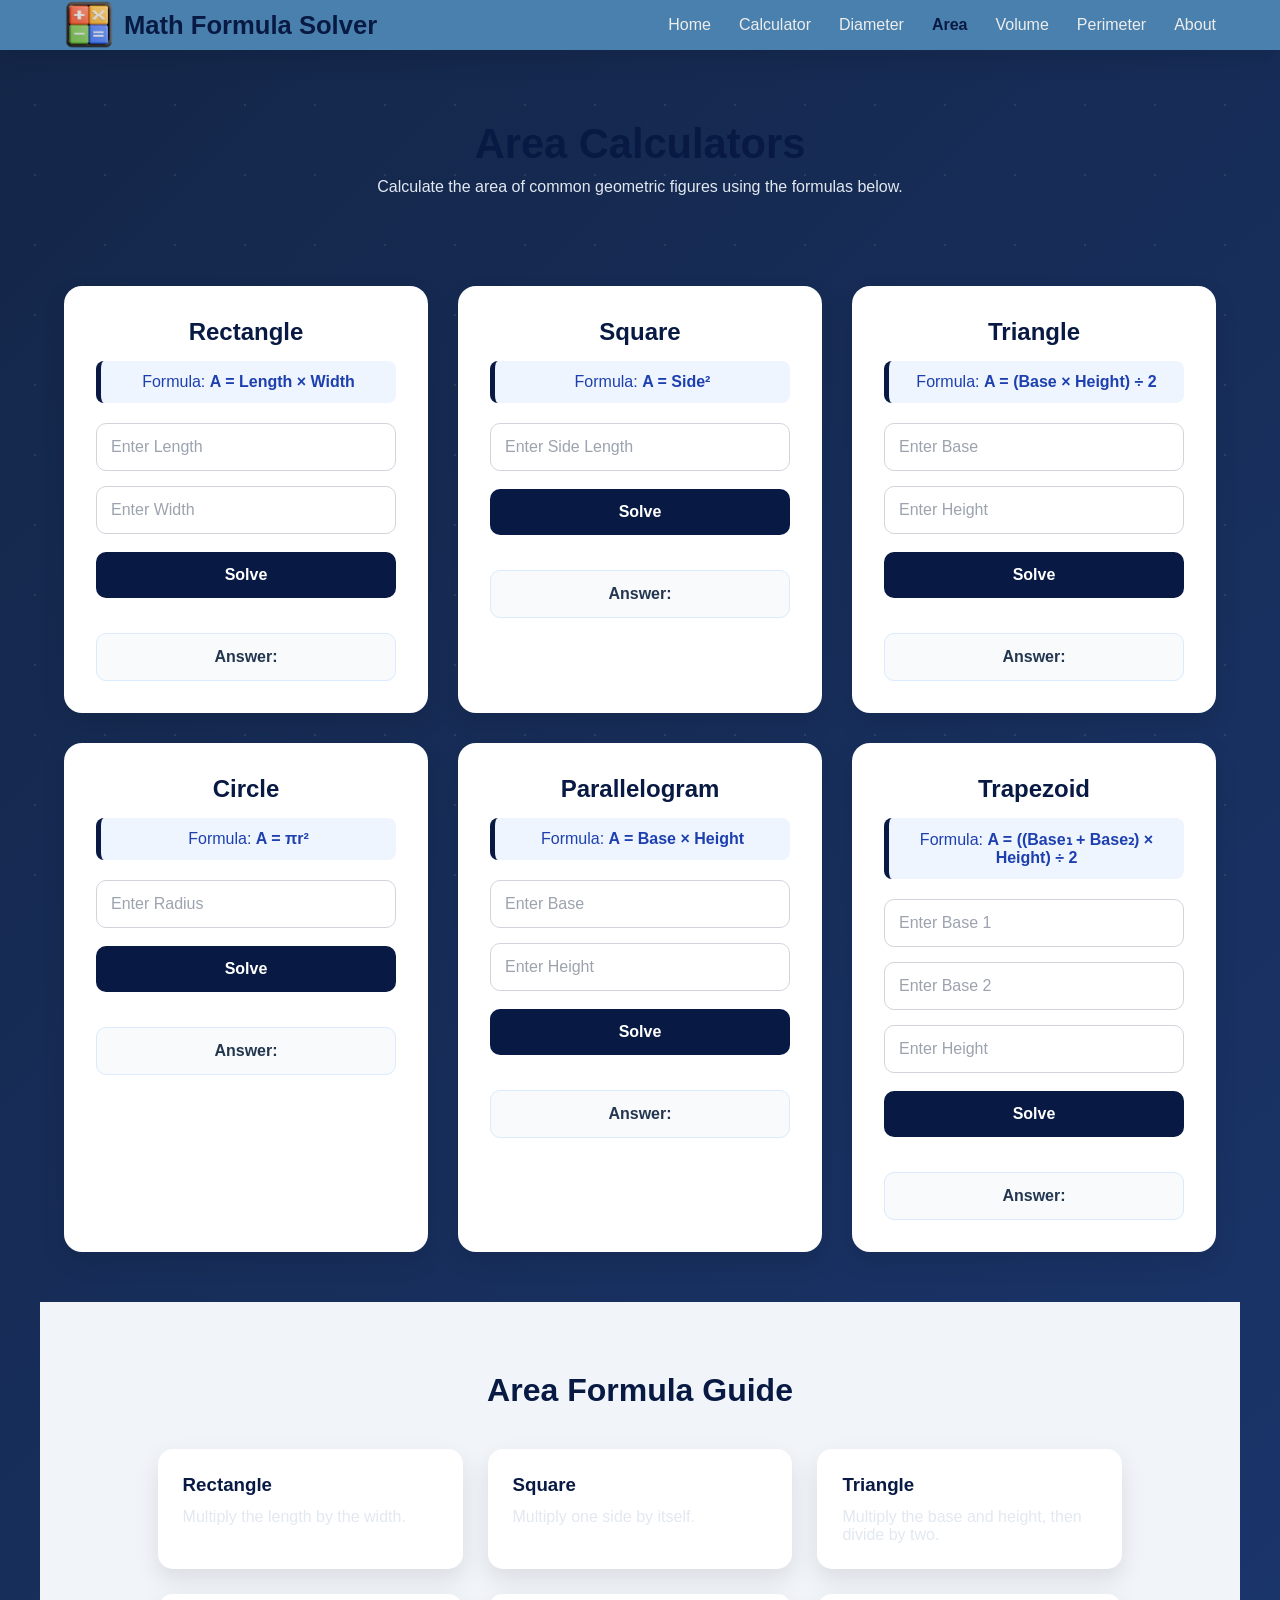
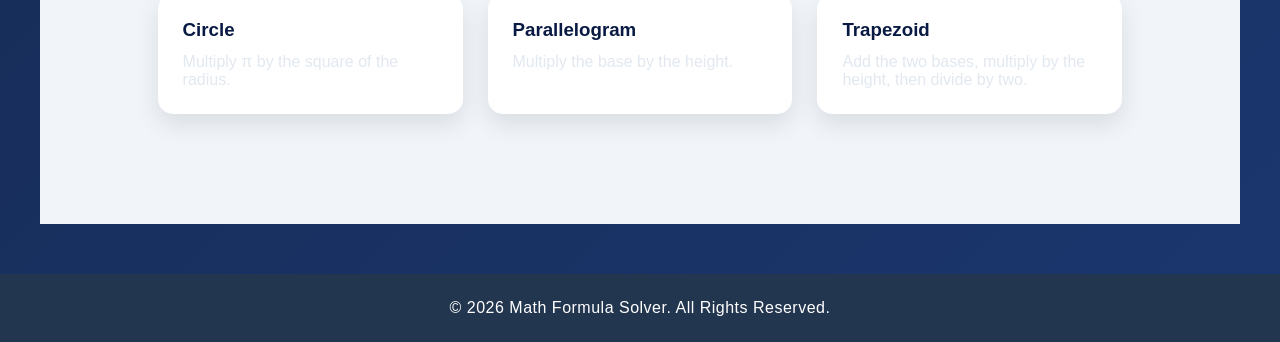
<file: area.html>
<!DOCTYPE html>
<html lang="en">
<head>
    <meta charset="UTF-8">
    <meta name="viewport" content="width=device-width, initial-scale=1.0">
    <title>Math Formula Solver | Area</title>

    <link rel="stylesheet" href="style.css">
</head>
<body>
    <div class="background-animation">

    <span>π</span>
    <span>√</span>
    <span>+</span>
    <span>−</span>
    <span>×</span>
    <span>÷</span>
    <span>=</span>
    <span>∞</span>

</div>
<!-- ================= HEADER ================= -->

<header>

    <nav class="navbar">

        <div class="logo">

    <img src="img/logo.png" alt="Logo">

    <span>Math Formula Solver</span>

</div>

        <ul class="nav-links">
            <li><a href="index.html">Home</a></li>
            <li><a href="calculator.html">Calculator</a></li>
            <li><a href="diameter.html">Diameter</a></li>
            <li><a href="area.html" class="active">Area</a></li>
            <li><a href="volume.html">Volume</a></li>
            <li><a href="perimeter.html">Perimeter</a></li>
            <li><a href="about.html">About</a></li>
        </ul>

        <div class="menu-toggle" id="menu-toggle">
            ☰
        </div>

    </nav>

</header>

<!-- ================= TITLE ================= -->

<section class="page-title">

    <h1>Area Calculators</h1>

    <p>
        Calculate the area of common geometric figures using the formulas below.
    </p>

</section>

<!-- ================= CALCULATORS ================= -->

<section class="calculator-grid">

    <!-- Rectangle -->

    <div class="calc-card">

        <h2>Rectangle</h2>

        <p class="formula">
            Formula: <strong>A = Length × Width</strong>
        </p>

        <input type="number" id="rectLength" placeholder="Enter Length">

        <input type="number" id="rectWidth" placeholder="Enter Width">

        <button onclick="areaRectangle()">
            Solve
        </button>

        <p id="rectangleAreaResult">
            Answer:
        </p>

    </div>

    <!-- Square -->

    <div class="calc-card">

        <h2>Square</h2>

        <p class="formula">
            Formula: <strong>A = Side²</strong>
        </p>

        <input type="number" id="squareSide" placeholder="Enter Side Length">

        <button onclick="areaSquare()">
            Solve
        </button>

        <p id="squareAreaResult">
            Answer:
        </p>

    </div>

    <!-- Triangle -->

    <div class="calc-card">

        <h2>Triangle</h2>

        <p class="formula">
            Formula: <strong>A = (Base × Height) ÷ 2</strong>
        </p>

        <input type="number" id="triangleBase" placeholder="Enter Base">

        <input type="number" id="triangleHeight" placeholder="Enter Height">

        <button onclick="areaTriangle()">
            Solve
        </button>

        <p id="triangleAreaResult">
            Answer:
        </p>

    </div>

    <!-- Circle -->

    <div class="calc-card">

        <h2>Circle</h2>

        <p class="formula">
            Formula: <strong>A = πr²</strong>
        </p>

        <input type="number" id="circleAreaRadius" placeholder="Enter Radius">

        <button onclick="areaCircle()">
            Solve
        </button>

        <p id="circleAreaOutput">
            Answer:
        </p>

    </div>

    <!-- Parallelogram -->

    <div class="calc-card">

        <h2>Parallelogram</h2>

        <p class="formula">
            Formula: <strong>A = Base × Height</strong>
        </p>

        <input type="number" id="paraBase" placeholder="Enter Base">

        <input type="number" id="paraHeight" placeholder="Enter Height">

        <button onclick="areaParallelogram()">
            Solve
        </button>

        <p id="parallelogramAreaResult">
            Answer:
        </p>

    </div>

    <!-- Trapezoid -->

    <div class="calc-card">

        <h2>Trapezoid</h2>

        <p class="formula">
            Formula:
            <strong>A = ((Base₁ + Base₂) × Height) ÷ 2</strong>
        </p>

        <input type="number" id="trapBase1" placeholder="Enter Base 1">

        <input type="number" id="trapBase2" placeholder="Enter Base 2">

        <input type="number" id="trapHeight" placeholder="Enter Height">

        <button onclick="areaTrapezoid()">
            Solve
        </button>

        <p id="trapezoidAreaResult">
            Answer:
        </p>

    </div>

</section>

<!-- ================= INFORMATION ================= -->

<section class="section light">

    <h2>Area Formula Guide</h2>

    <div class="info-grid">

        <div>
            <h3>Rectangle</h3>
            <p>Multiply the length by the width.</p>
        </div>

        <div>
            <h3>Square</h3>
            <p>Multiply one side by itself.</p>
        </div>

        <div>
            <h3>Triangle</h3>
            <p>Multiply the base and height, then divide by two.</p>
        </div>

        <div>
            <h3>Circle</h3>
            <p>Multiply π by the square of the radius.</p>
        </div>

        <div>
            <h3>Parallelogram</h3>
            <p>Multiply the base by the height.</p>
        </div>

        <div>
            <h3>Trapezoid</h3>
            <p>Add the two bases, multiply by the height, then divide by two.</p>
        </div>

    </div>

</section>

<!-- ================= FOOTER ================= -->

<footer>

    <p>
        &copy; 2026 Math Formula Solver. All Rights Reserved.
    </p>

</footer>

<script src="script.js"></script>

</body>
</html>
</file>
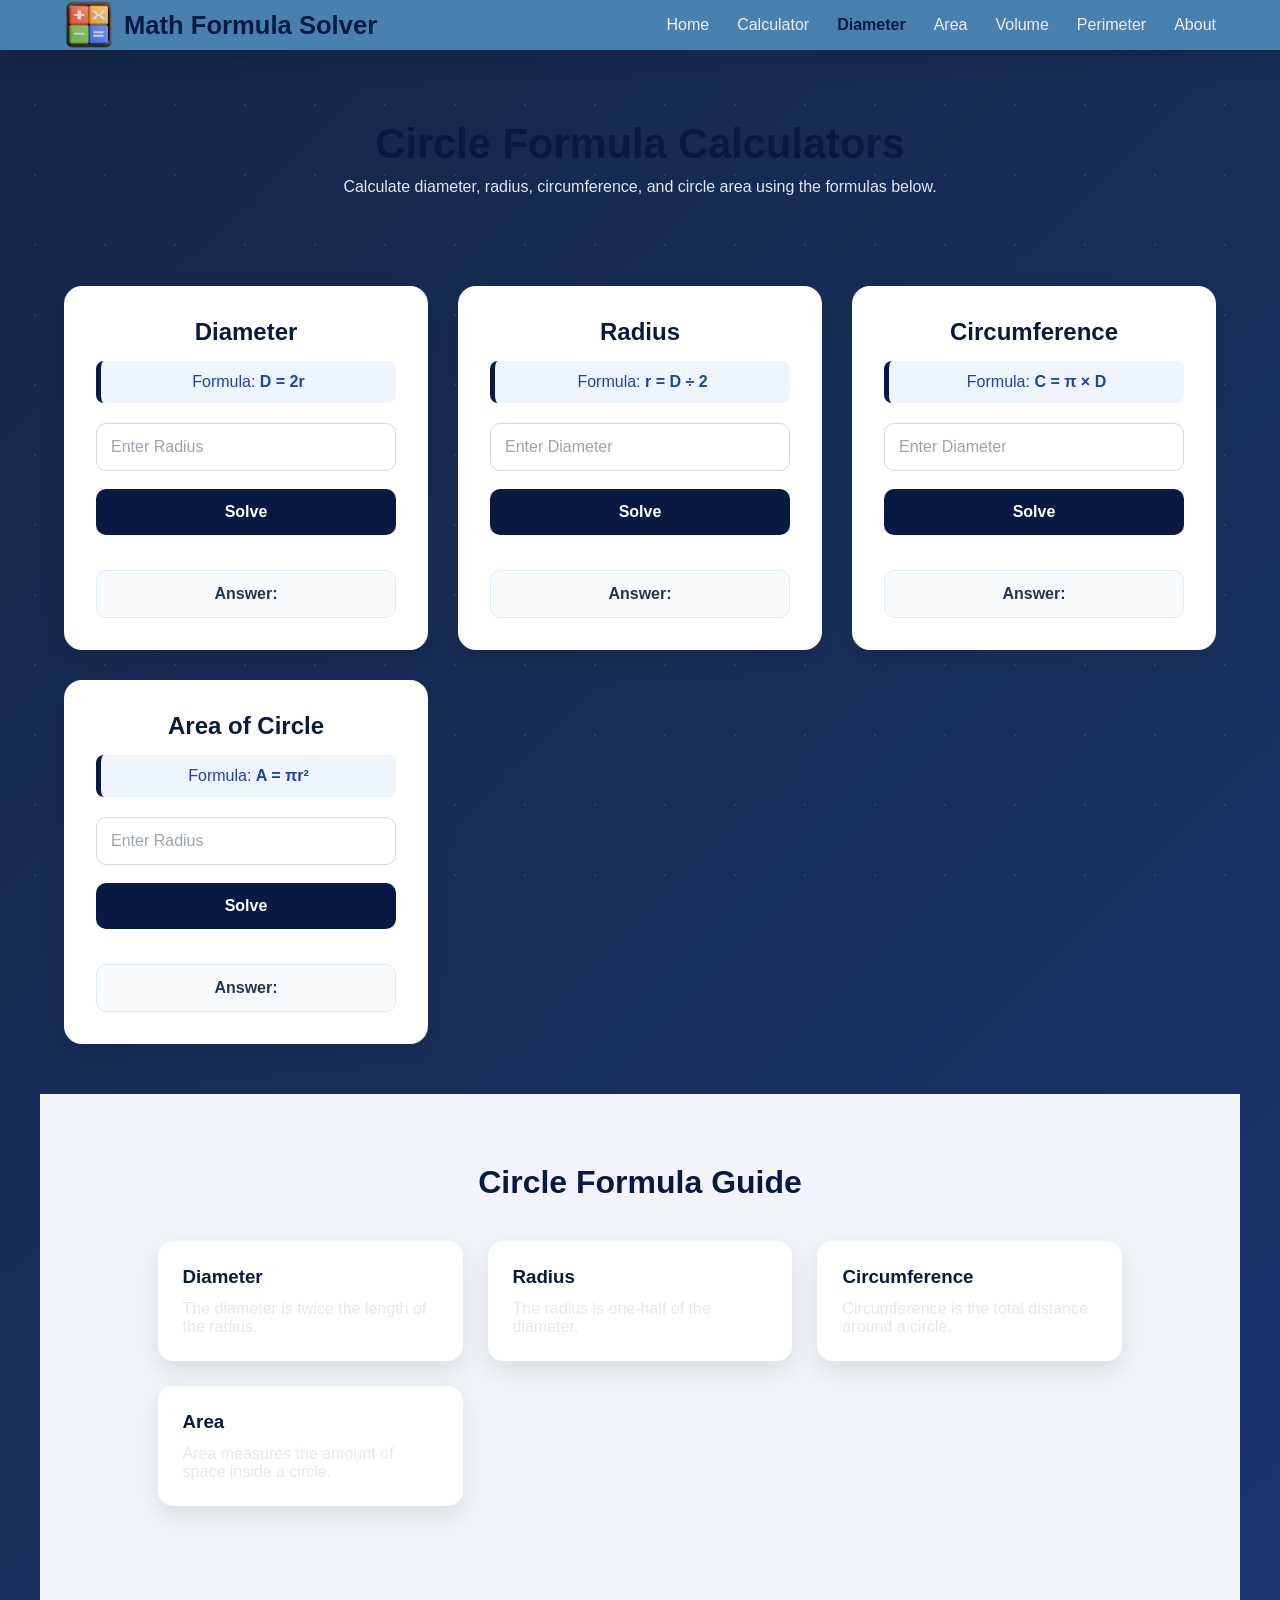
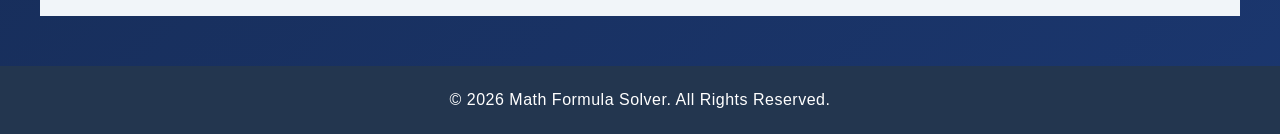
<file: diameter.html>
<!DOCTYPE html>
<html lang="en">
<head>
    <meta charset="UTF-8">
    <meta name="viewport" content="width=device-width, initial-scale=1.0">
    <title>Math Formula Solver | Diameter</title>

    <link rel="stylesheet" href="style.css">
</head>
<body>
    <div class="background-animation">

    <span>π</span>
    <span>√</span>
    <span>+</span>
    <span>−</span>
    <span>×</span>
    <span>÷</span>
    <span>=</span>
    <span>∞</span>

</div>
<!-- ================= HEADER ================= -->

<header>

    <nav class="navbar">

       <div class="logo">

    <img src="img/logo.png" alt="Logo">

    <span>Math Formula Solver</span>

</div>

        <ul class="nav-links">
            <li><a href="index.html">Home</a></li>
            <li><a href="calculator.html">Calculator</a></li>
            <li><a href="diameter.html" class="active">Diameter</a></li>
            <li><a href="area.html">Area</a></li>
            <li><a href="volume.html">Volume</a></li>
            <li><a href="perimeter.html">Perimeter</a></li>
            <li><a href="about.html">About</a></li>
        </ul>

        <div class="menu-toggle" id="menu-toggle">
            ☰
        </div>

    </nav>

</header>

<!-- ================= PAGE TITLE ================= -->

<section class="page-title">

    <h1>Circle Formula Calculators</h1>

    <p>
        Calculate diameter, radius, circumference, and circle area using the formulas below.
    </p>

</section>

<!-- ================= CALCULATORS ================= -->

<section class="calculator-grid">

    <!-- Diameter -->

    <div class="calc-card">

        <h2>Diameter</h2>

        <p class="formula">
            Formula: <strong>D = 2r</strong>
        </p>

        <input type="number" id="radiusDiameter" placeholder="Enter Radius">

        <button onclick="calculateDiameter()">
            Solve
        </button>

        <p id="diameterResult">
            Answer:
        </p>

    </div>

    <!-- Radius -->

    <div class="calc-card">

        <h2>Radius</h2>

        <p class="formula">
            Formula: <strong>r = D ÷ 2</strong>
        </p>

        <input type="number" id="diameterRadius" placeholder="Enter Diameter">

        <button onclick="calculateRadius()">
            Solve
        </button>

        <p id="radiusResult">
            Answer:
        </p>

    </div>

    <!-- Circumference -->

    <div class="calc-card">

        <h2>Circumference</h2>

        <p class="formula">
            Formula: <strong>C = π × D</strong>
        </p>

        <input type="number" id="circleDiameter" placeholder="Enter Diameter">

        <button onclick="calculateCircumference()">
            Solve
        </button>

        <p id="circumferenceResult">
            Answer:
        </p>

    </div>

    <!-- Circle Area -->

    <div class="calc-card">

        <h2>Area of Circle</h2>

        <p class="formula">
            Formula: <strong>A = πr²</strong>
        </p>

        <input type="number" id="circleRadius" placeholder="Enter Radius">

        <button onclick="calculateCircleArea()">
            Solve
        </button>

        <p id="circleAreaResult">
            Answer:
        </p>

    </div>

</section>

<!-- ================= NOTES ================= -->

<section class="section light">

    <h2>Circle Formula Guide</h2>

    <div class="info-grid">

        <div>

            <h3>Diameter</h3>

            <p>
                The diameter is twice the length of the radius.
            </p>

        </div>

        <div>

            <h3>Radius</h3>

            <p>
                The radius is one-half of the diameter.
            </p>

        </div>

        <div>

            <h3>Circumference</h3>

            <p>
                Circumference is the total distance around a circle.
            </p>

        </div>

        <div>

            <h3>Area</h3>

            <p>
                Area measures the amount of space inside a circle.
            </p>

        </div>

    </div>

</section>

<!-- ================= FOOTER ================= -->

<footer>

    <p>
        &copy; 2026 Math Formula Solver. All Rights Reserved.
    </p>

</footer>

<script src="script.js"></script>

</body>
</html>
</file>
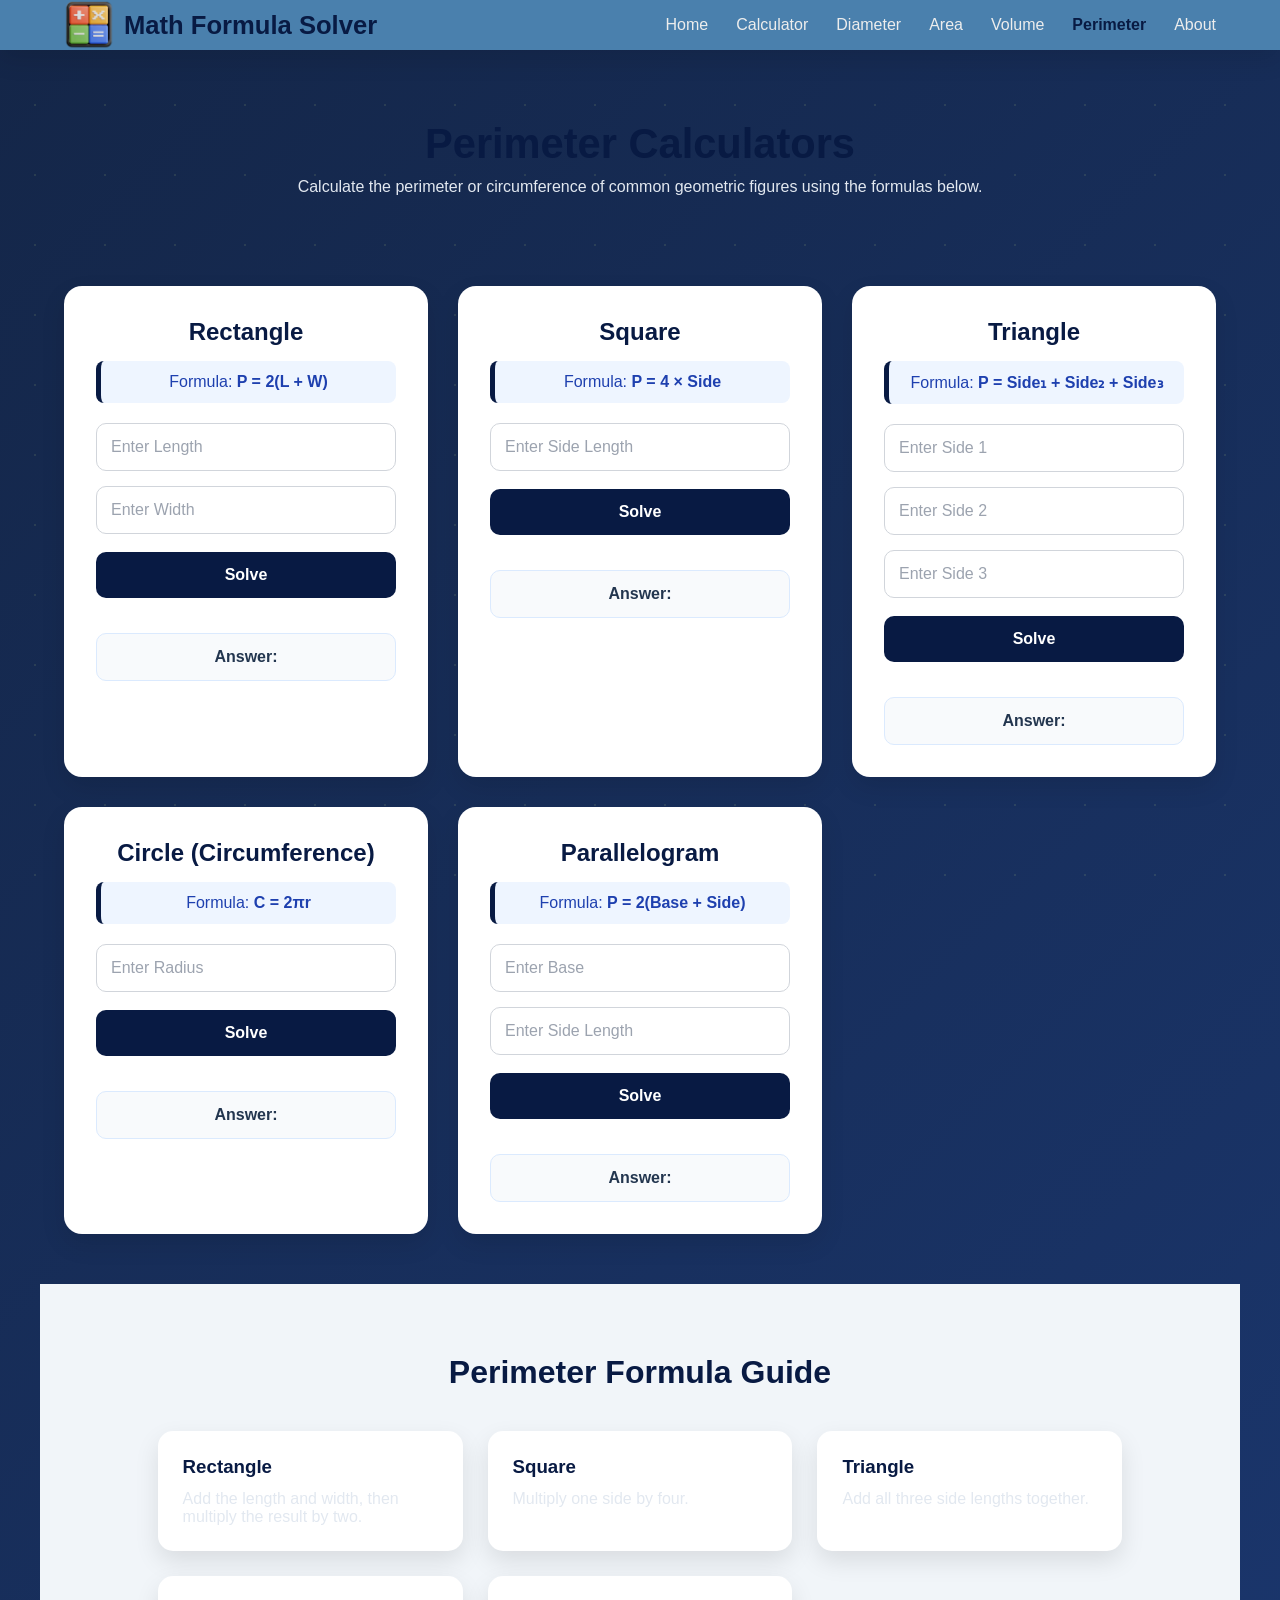
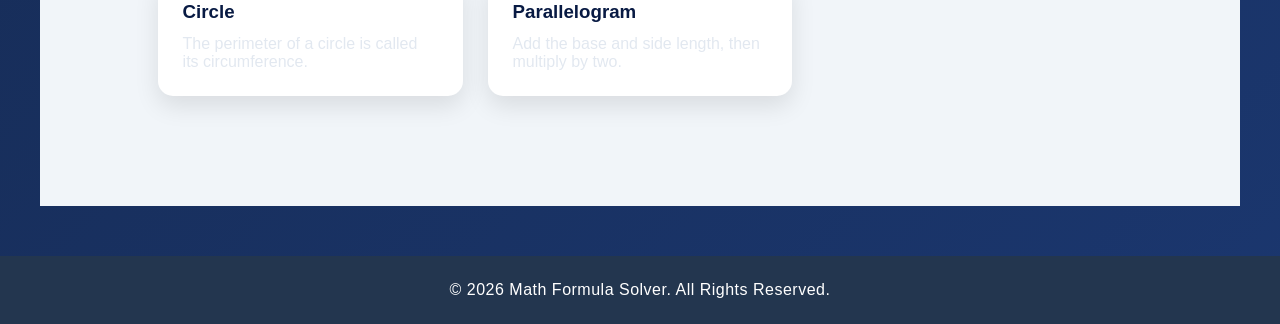
<file: perimeter.html>
<!DOCTYPE html>
<html lang="en">
<head>
    <meta charset="UTF-8">
    <meta name="viewport" content="width=device-width, initial-scale=1.0">
    <title>Math Formula Solver | Perimeter</title>

    <link rel="stylesheet" href="style.css">
</head>
<body>
    <div class="background-animation">

    <span>π</span>
    <span>√</span>
    <span>+</span>
    <span>−</span>
    <span>×</span>
    <span>÷</span>
    <span>=</span>
    <span>∞</span>

</div>
<!-- ================= HEADER ================= -->

<header>

    <nav class="navbar">

        <div class="logo">

    <img src="img/logo.png" alt="Logo">

    <span>Math Formula Solver</span>

</div>

        <ul class="nav-links">
            <li><a href="index.html">Home</a></li>
            <li><a href="calculator.html">Calculator</a></li>
            <li><a href="diameter.html">Diameter</a></li>
            <li><a href="area.html">Area</a></li>
            <li><a href="volume.html">Volume</a></li>
            <li><a href="perimeter.html" class="active">Perimeter</a></li>
            <li><a href="about.html">About</a></li>
        </ul>

        <div class="menu-toggle" id="menu-toggle">
            ☰
        </div>

    </nav>

</header>

<!-- ================= PAGE TITLE ================= -->

<section class="page-title">

    <h1>Perimeter Calculators</h1>

    <p>
        Calculate the perimeter or circumference of common geometric figures using the formulas below.
    </p>

</section>

<!-- ================= CALCULATORS ================= -->

<section class="calculator-grid">

    <!-- Rectangle -->

    <div class="calc-card">

        <h2>Rectangle</h2>

        <p class="formula">
            Formula: <strong>P = 2(L + W)</strong>
        </p>

        <input type="number" id="perRectLength" placeholder="Enter Length">

        <input type="number" id="perRectWidth" placeholder="Enter Width">

        <button onclick="perimeterRectangle()">
            Solve
        </button>

        <p id="rectanglePerimeterResult">
            Answer:
        </p>

    </div>

    <!-- Square -->

    <div class="calc-card">

        <h2>Square</h2>

        <p class="formula">
            Formula: <strong>P = 4 × Side</strong>
        </p>

        <input type="number" id="perSquareSide" placeholder="Enter Side Length">

        <button onclick="perimeterSquare()">
            Solve
        </button>

        <p id="squarePerimeterResult">
            Answer:
        </p>

    </div>

    <!-- Triangle -->

    <div class="calc-card">

        <h2>Triangle</h2>

        <p class="formula">
            Formula: <strong>P = Side₁ + Side₂ + Side₃</strong>
        </p>

        <input type="number" id="triSide1" placeholder="Enter Side 1">

        <input type="number" id="triSide2" placeholder="Enter Side 2">

        <input type="number" id="triSide3" placeholder="Enter Side 3">

        <button onclick="perimeterTriangle()">
            Solve
        </button>

        <p id="trianglePerimeterResult">
            Answer:
        </p>

    </div>

    <!-- Circle -->

    <div class="calc-card">

        <h2>Circle (Circumference)</h2>

        <p class="formula">
            Formula: <strong>C = 2πr</strong>
        </p>

        <input type="number" id="circRadius" placeholder="Enter Radius">

        <button onclick="perimeterCircle()">
            Solve
        </button>

        <p id="circlePerimeterResult">
            Answer:
        </p>

    </div>

    <!-- Parallelogram -->

    <div class="calc-card">

        <h2>Parallelogram</h2>

        <p class="formula">
            Formula: <strong>P = 2(Base + Side)</strong>
        </p>

        <input type="number" id="paraSideBase" placeholder="Enter Base">

        <input type="number" id="paraSideLength" placeholder="Enter Side Length">

        <button onclick="perimeterParallelogram()">
            Solve
        </button>

        <p id="parallelogramPerimeterResult">
            Answer:
        </p>

    </div>

</section>

<!-- ================= INFORMATION ================= -->

<section class="section light">

    <h2>Perimeter Formula Guide</h2>

    <div class="info-grid">

        <div>
            <h3>Rectangle</h3>
            <p>Add the length and width, then multiply the result by two.</p>
        </div>

        <div>
            <h3>Square</h3>
            <p>Multiply one side by four.</p>
        </div>

        <div>
            <h3>Triangle</h3>
            <p>Add all three side lengths together.</p>
        </div>

        <div>
            <h3>Circle</h3>
            <p>The perimeter of a circle is called its circumference.</p>
        </div>

        <div>
            <h3>Parallelogram</h3>
            <p>Add the base and side length, then multiply by two.</p>
        </div>

    </div>

</section>

<!-- ================= FOOTER ================= -->

<footer>

    <p>
        &copy; 2026 Math Formula Solver. All Rights Reserved.
    </p>

</footer>

<script src="script.js"></script>

</body>
</html>
</file>
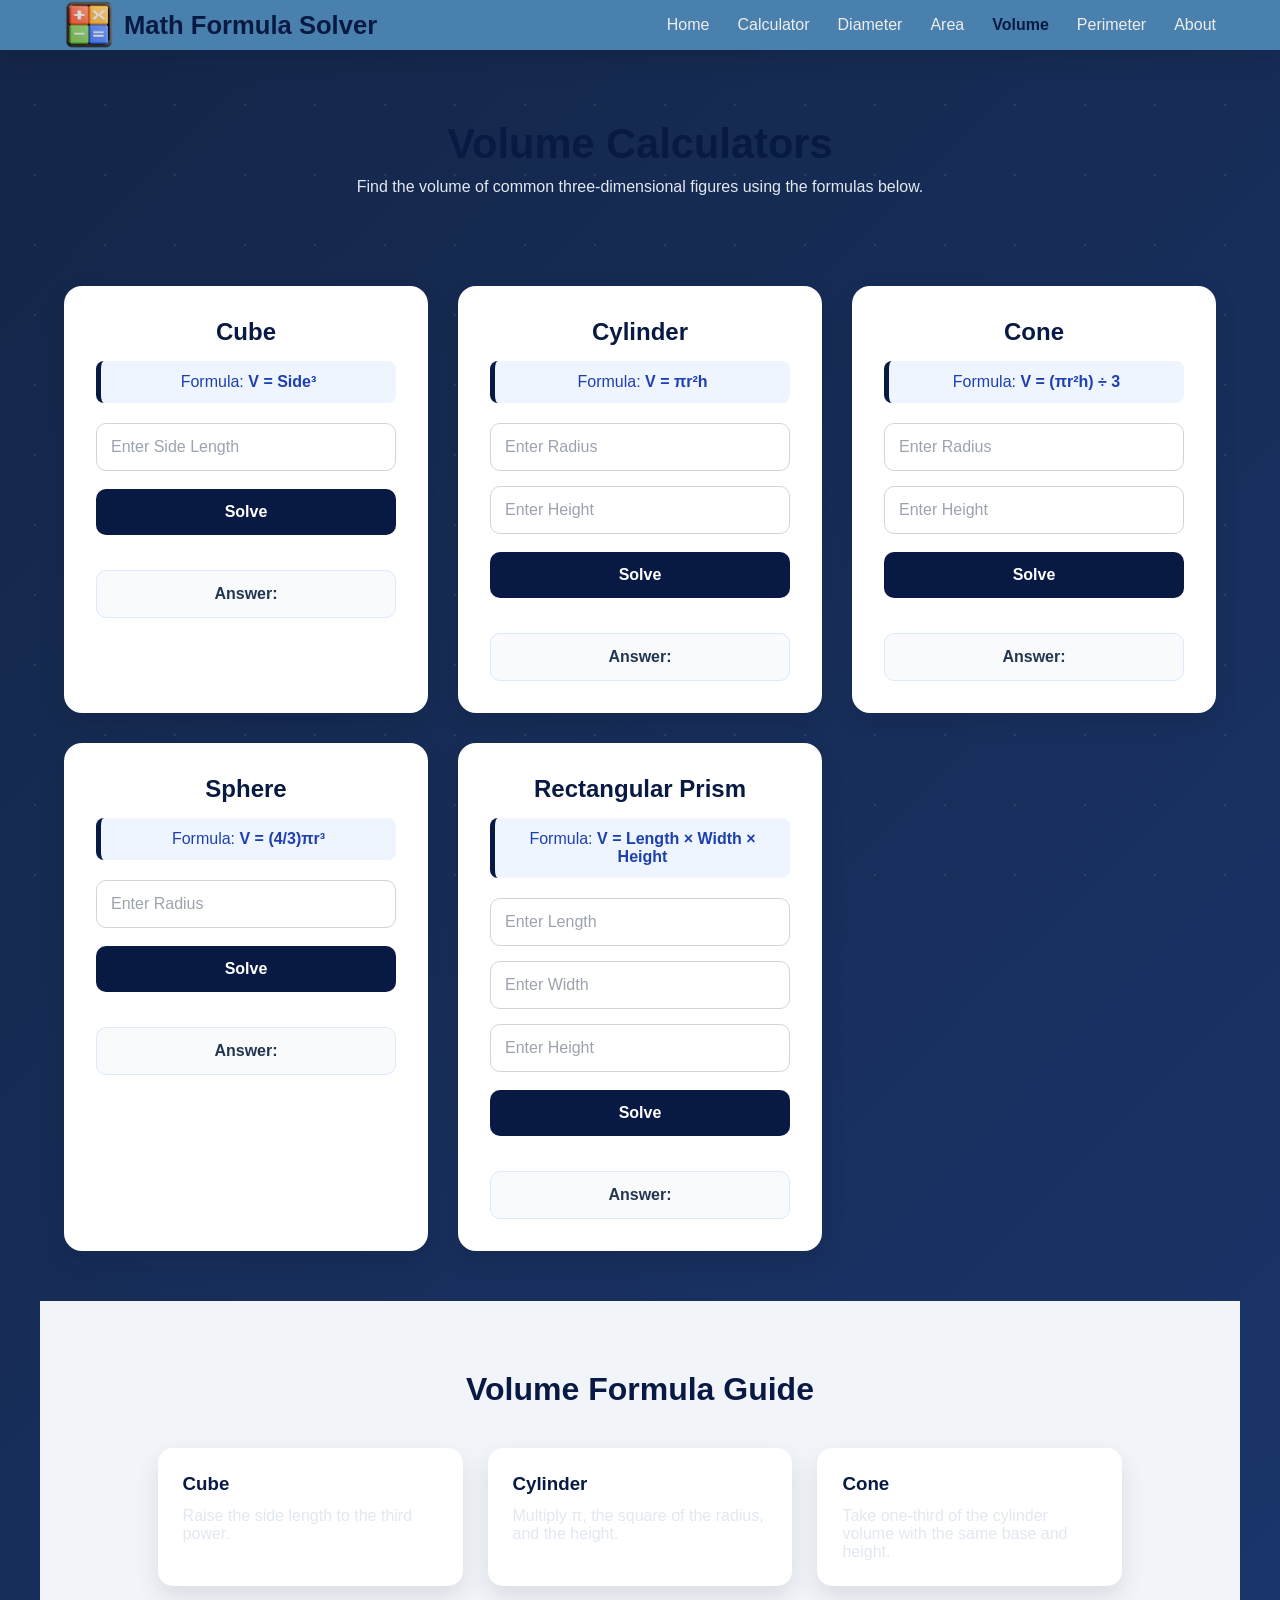
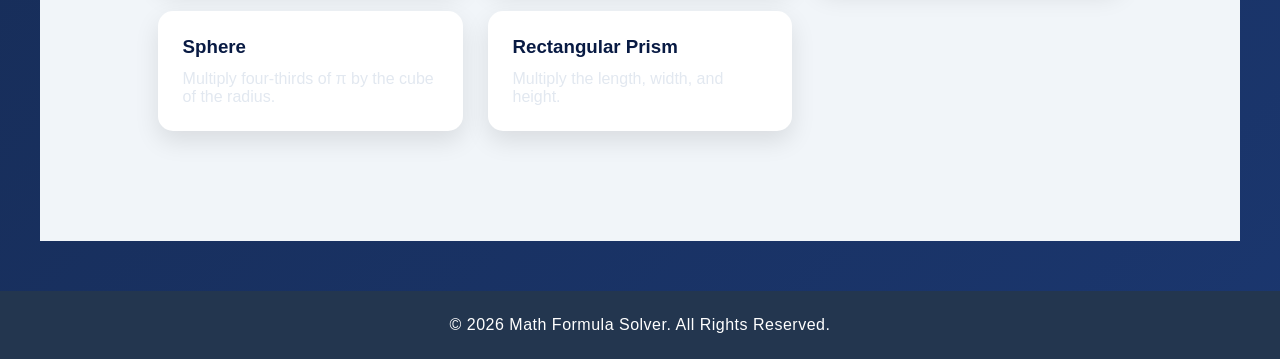
<file: volume.html>
<!DOCTYPE html>
<html lang="en">
<head>
    <meta charset="UTF-8">
    <meta name="viewport" content="width=device-width, initial-scale=1.0">
    <title>Math Formula Solver | Volume</title>

    <link rel="stylesheet" href="style.css">
</head>
<body>
    <div class="background-animation">

    <span>π</span>
    <span>√</span>
    <span>+</span>
    <span>−</span>
    <span>×</span>
    <span>÷</span>
    <span>=</span>
    <span>∞</span>

</div>
<!-- ================= HEADER ================= -->

<header>

    <nav class="navbar">

       <div class="logo">

    <img src="img/logo.png" alt="Logo">

    <span>Math Formula Solver</span>

</div>

        <ul class="nav-links">
            <li><a href="index.html">Home</a></li>
            <li><a href="calculator.html">Calculator</a></li>
            <li><a href="diameter.html">Diameter</a></li>
            <li><a href="area.html">Area</a></li>
            <li><a href="volume.html" class="active">Volume</a></li>
            <li><a href="perimeter.html">Perimeter</a></li>
            <li><a href="about.html">About</a></li>
        </ul>

        <div class="menu-toggle" id="menu-toggle">
            ☰
        </div>

    </nav>

</header>

<!-- ================= PAGE TITLE ================= -->

<section class="page-title">

    <h1>Volume Calculators</h1>

    <p>
        Find the volume of common three-dimensional figures using the formulas below.
    </p>

</section>

<!-- ================= CALCULATORS ================= -->

<section class="calculator-grid">

    <!-- Cube -->

    <div class="calc-card">

        <h2>Cube</h2>

        <p class="formula">
            Formula: <strong>V = Side³</strong>
        </p>

        <input type="number" id="cubeSide" placeholder="Enter Side Length">

        <button onclick="volumeCube()">
            Solve
        </button>

        <p id="cubeVolumeResult">
            Answer:
        </p>

    </div>

    <!-- Cylinder -->

    <div class="calc-card">

        <h2>Cylinder</h2>

        <p class="formula">
            Formula: <strong>V = πr²h</strong>
        </p>

        <input type="number" id="cylinderRadius" placeholder="Enter Radius">

        <input type="number" id="cylinderHeight" placeholder="Enter Height">

        <button onclick="volumeCylinder()">
            Solve
        </button>

        <p id="cylinderVolumeResult">
            Answer:
        </p>

    </div>

    <!-- Cone -->

    <div class="calc-card">

        <h2>Cone</h2>

        <p class="formula">
            Formula: <strong>V = (πr²h) ÷ 3</strong>
        </p>

        <input type="number" id="coneRadius" placeholder="Enter Radius">

        <input type="number" id="coneHeight" placeholder="Enter Height">

        <button onclick="volumeCone()">
            Solve
        </button>

        <p id="coneVolumeResult">
            Answer:
        </p>

    </div>

    <!-- Sphere -->

    <div class="calc-card">

        <h2>Sphere</h2>

        <p class="formula">
            Formula: <strong>V = (4/3)πr³</strong>
        </p>

        <input type="number" id="sphereRadius" placeholder="Enter Radius">

        <button onclick="volumeSphere()">
            Solve
        </button>

        <p id="sphereVolumeResult">
            Answer:
        </p>

    </div>

    <!-- Rectangular Prism -->

    <div class="calc-card">

        <h2>Rectangular Prism</h2>

        <p class="formula">
            Formula: <strong>V = Length × Width × Height</strong>
        </p>

        <input type="number" id="prismLength" placeholder="Enter Length">

        <input type="number" id="prismWidth" placeholder="Enter Width">

        <input type="number" id="prismHeight" placeholder="Enter Height">

        <button onclick="volumePrism()">
            Solve
        </button>

        <p id="prismVolumeResult">
            Answer:
        </p>

    </div>

</section>

<!-- ================= INFORMATION ================= -->

<section class="section light">

    <h2>Volume Formula Guide</h2>

    <div class="info-grid">

        <div>
            <h3>Cube</h3>
            <p>Raise the side length to the third power.</p>
        </div>

        <div>
            <h3>Cylinder</h3>
            <p>Multiply π, the square of the radius, and the height.</p>
        </div>

        <div>
            <h3>Cone</h3>
            <p>Take one-third of the cylinder volume with the same base and height.</p>
        </div>

        <div>
            <h3>Sphere</h3>
            <p>Multiply four-thirds of π by the cube of the radius.</p>
        </div>

        <div>
            <h3>Rectangular Prism</h3>
            <p>Multiply the length, width, and height.</p>
        </div>

    </div>

</section>

<!-- ================= FOOTER ================= -->

<footer>

    <p>
        &copy; 2026 Math Formula Solver. All Rights Reserved.
    </p>

</footer>

<script src="script.js"></script>

</body>
</html>
</file>
<file: style.css>
/* =====================================================
   GOOGLE FONT
===================================================== */

@import url('https://fonts.googleapis.com/css2?family=Poppins:wght@300;400;500;600;700;800&display=swap');

/* =====================================================
   RESET
===================================================== */

*{
    margin:0;
    padding:0;
    box-sizing:border-box;
    font-family:'Inter',sans-serif;
}

html{
    scroll-behavior:smooth;
}

body{
  

   background:linear-gradient(
135deg,
#142648,
#1d3c7b,
#0d47a1,
#07142d);

background-size:400% 400%;

animation:gradientMove 18s ease infinite;
}

img{
    max-width:100%;
    display:block;
}

a{
    text-decoration:none;
}

ul{
    list-style:none;
}

/* =====================================================
   VARIABLES
===================================================== */

:root{

    --primary:#081a43;
    --secondary:#1e40af;
    --accent:#6aa3ff;

    --light:#4a80ad;
    --gray:#f1f5f9;
    --dark:#23364f;

    --shadow:0 10px 25px rgba(0,0,0,.10);

    --radius:15px;

    --transition:.35s;

}

/* =====================================================
   NAVIGATION
===================================================== */

header{

    background:var(--light);
    box-shadow:var(--shadow);

    position:sticky;
    top:0;
    z-index:999;

}

.navbar{

    width:90%;
    max-width:1200px;

    margin:auto;

    display:flex;
    justify-content:space-between;
    align-items:center;

    .navbar{

    padding:10px 0;

}
}

.logo{

    display:flex;
    align-items:center;
    gap:10px;

}

.logo img{

    width:50px;      
    height:50px;
    object-fit:contain;

}

.logo span{

    font-size:1.6rem;
    font-weight:700;
    color:var(--primary);

}
.nav-links{

    display:flex;
    gap:28px;

}

.nav-links li a{

    color:#ededed;

    font-weight:500;

    transition:var(--transition);

}

.nav-links li a:hover{

    color:var(--primary);

}

.nav-links li a.active{

    color:var(--primary);

    font-weight:700;

}

.menu-toggle{

    display:none;

    font-size:2rem;

    cursor:pointer;

}

/* =====================================================
   HERO
===================================================== */

.hero{

    min-height:85vh;

    display:flex;
    justify-content:center;
    align-items:center;

    text-align:center;

    color:white;

    background:

    linear-gradient(
        rgba(0,0,0,.45),
        rgba(0,0,0,.45)
    ),

    url("img/banner.gif") center/cover no-repeat;

}

.hero-content{

    width:90%;
    max-width:850px;

}

.hero h1{

    font-size:3.5rem;

    margin-bottom:20px;

}

.hero p{

    font-size:1.2rem;

    margin-bottom:35px;

}

/* =====================================================
   BUTTON
===================================================== */

.btn{

    display:inline-block;

    padding:14px 35px;

    background:var(--primary);

    color:white;

    border-radius:50px;

    transition:var(--transition);

    font-weight:600;

}

.btn:hover{

   button:hover{

    transform:translateY(-3px);

    box-shadow:0 0 20px rgba(96,165,250,.6);

}

}

/* =====================================================
   PAGE TITLE
===================================================== */

.page-title{

    text-align:center;

    padding:70px 20px 40px;

}

.page-title h1{

    font-size:2.6rem;

    color:var(--primary);

    margin-bottom:10px;

}

.page-title p{

    color: #e2e8f0;

    max-width:700px;

    margin:auto;

}

/* =====================================================
   GENERAL SECTIONS
===================================================== */

.section{

    width:90%;
    max-width:1200px;

    margin:auto;

    padding:70px 0;

}

.section h2{

    text-align:center;

    margin-bottom:25px;

    color:var(--primary);

    font-size:2rem;

}

.section p{

    text-align:center;

    color: #e2e8f0;

    max-width:900px;

    margin:15px auto;

}

.light{

    background:var(--gray);

    width:100%;

    padding:70px 5%;

}

/* =====================================================
   BANNER
===================================================== */

.banner{

    margin:70px auto;

    width:90%;
    max-width:1200px;

    background:linear-gradient(135deg,var(--primary),var(--accent));

    color:white;

    border-radius:20px;

    text-align:center;

    padding:70px 30px;

    box-shadow:var(--shadow);

}

.banner h2{

    font-size:2.4rem;

    margin-bottom:20px;

}

.banner p{

    max-width:750px;

    margin:auto auto 30px;

}

/* =====================================================
   FOOTER
===================================================== */

footer{

    background:var(--dark);

    color:white;

    text-align:center;

    padding:25px;

    margin-top:50px;

}

footer p{

    letter-spacing:.5px;

}

/* =====================================================
   CARDS
===================================================== */

.cards{

    width:90%;
    max-width:1200px;

    margin:60px auto;

    display:grid;
    grid-template-columns:repeat(auto-fit,minmax(280px,1fr));
    gap:30px;

}

.card{

    background:var(--light);

    border-radius:var(--radius);

    padding:30px;

    box-shadow:var(--shadow);

    transition:var(--transition);

    text-align:center;

}

.card:hover{

    transform:translateY(-10px);

}

.card h3{

    color:var(--primary);

    margin-bottom:15px;

    font-size:1.4rem;

}

.card p{

    color: #e2e8f0;

    margin-bottom:20px;

}

.card a{

    color:var(--primary);

    font-weight:600;

}

.card:hover{

    transform:translateY(-8px);

    box-shadow:
    0 0 30px rgba(96,165,250,.25);


}

/* =====================================================
   CALCULATOR GRID
===================================================== */

.calculator-grid{

    width:90%;
    max-width:1200px;

    margin:50px auto;

    display:grid;

    grid-template-columns:repeat(auto-fit,minmax(320px,1fr));

    gap:30px;

}

/* =====================================================
   CALCULATOR CARD
===================================================== */

.calc-card{

    background:white;

    border-radius:18px;

    padding:30px;

    box-shadow:var(--shadow);

    transition:var(--transition);

}

.calc-card:hover{

    transform:translateY(-8px);

}

.calc-card h2{

    text-align:center;

    color:var(--primary);

    margin-bottom:15px;

}

.calc-card .formula{

    background:#eef5ff;

    color:var(--secondary);

    border-left:5px solid var(--primary);

    padding:12px;

    border-radius:8px;

    margin-bottom:20px;

    font-weight:500;

    text-align:center;

}

/* =====================================================
   INPUTS
===================================================== */

.calc-card input{

    width:100%;

    padding:14px;

    margin-bottom:15px;

    border:1px solid #d1d5db;

    border-radius:10px;

    outline:none;

    font-size:16px;

    transition:var(--transition);

}

.calc-card input:focus{

    border-color:var(--primary);

    box-shadow:0 0 8px rgba(37,99,235,.25);

}

/* =====================================================
   BUTTONS
===================================================== */

.calc-card button{

    width:100%;

    padding:14px;

    background:var(--primary);

    color:white;

    border:none;

    border-radius:10px;

    cursor:pointer;

    font-size:16px;

    font-weight:600;

    transition:var(--transition);

}

.calc-card button:hover{

    background:var(--secondary);

}

/* =====================================================
   OUTPUTS
===================================================== */

.calc-card p:last-child{

    margin-top:20px;

    background:#f8fafc;

    padding:14px;

    border-radius:10px;

    text-align:center;

    font-weight:600;

    color:var(--dark);

    border:1px solid #dbeafe;

}

/* =====================================================
   INFORMATION GRID
===================================================== */

.info-grid{

    width:90%;
    max-width:1200px;

    margin:40px auto;

    display:grid;

    grid-template-columns:repeat(auto-fit,minmax(250px,1fr));

    gap:25px;

}

.info-grid div{

    background:white;

    padding:25px;

    border-radius:15px;

    box-shadow:var(--shadow);

    transition:var(--transition);

}

.info-grid div:hover{

    transform:translateY(-8px);

}

.info-grid h3{

    color:var(--primary);

    margin-bottom:12px;

}

.info-grid p{

    text-align:left;

    margin:0;

   color: #e2e8f0;

}

/* =====================================================
   TIPS
===================================================== */

.tips{

    width:90%;
    max-width:900px;

    margin:auto;

}

.tips li{

    background:white;

    margin:15px 0;

    padding:18px 20px;

    border-left:5px solid var(--primary);

    border-radius:10px;

    box-shadow:0 4px 12px rgba(0,0,0,.08);

}

/* =====================================================
   FORMULA TEXT
===================================================== */

.formula strong{

    color:var(--secondary);

}

/* =====================================================
   PLACEHOLDER STYLE
===================================================== */

input::placeholder{

    color:#9ca3af;

}

/* =====================================================
   SPACING
===================================================== */

.calc-card input:last-of-type{

    margin-bottom:18px;

}

.calc-card button{

    margin-bottom:15px;

}

/* =====================================================
   ABOUT PAGE
===================================================== */

.about-container{

    width:90%;
    max-width:1100px;

    margin:auto;

    display:flex;
    justify-content:center;
    align-items:center;
    gap:50px;

    flex-wrap:wrap;

}

.about-image{

    flex:1;
    min-width:280px;

    display:flex;
    justify-content:center;

}

.about-image img{

    width:300px;
    height:300px;

    object-fit:cover;

    border-radius:50%;

    border:8px solid var(--primary);

    box-shadow:var(--shadow);

    transition:var(--transition);

}

.about-image img:hover{

    transform:scale(1.05);

}

.about-content{

    flex:2;
    min-width:300px;

}

.about-content h2{

    color:var(--primary);

    margin-bottom:20px;

    font-size:2rem;

}

.about-content p{

    text-align:left;

    margin-bottom:20px;

    color: #e2e8f0;

}

/* =====================================================
   PERSONAL INFORMATION
===================================================== */

.info-grid div strong{

    color:var(--primary);

}

/* =====================================================
   SKILLS
===================================================== */

.skills{

    display:grid;

    grid-template-columns:repeat(auto-fit,minmax(220px,1fr));

    gap:25px;

    margin-top:40px;

}

.skill{

    background:white;

    padding:30px;

    border-radius:15px;

    text-align:center;

    box-shadow:var(--shadow);

    transition:var(--transition);

}

.skill:hover{

    transform:translateY(-10px);

}

.skill h3{

    color:var(--primary);

    margin-bottom:15px;

}

.skill p{

   color: #e2e8f0;

}

/* =====================================================
   CONTACT SECTION
===================================================== */

.contact-info{

    width:90%;
    max-width:800px;

    margin:auto;

    background:white;

    padding:40px;

    border-radius:15px;

    box-shadow:var(--shadow);

}

.contact-info p{

    text-align:left;

    margin:15px 0;

    font-size:1.05rem;

}

.contact-info strong{

    color:var(--primary);

}

/* =====================================================
   LIST STYLING
===================================================== */

.section ul{

    padding-left:20px;

}

.section ul li{

    margin-bottom:12px;

}

/* =====================================================
   ICON CIRCLES
===================================================== */

.icon-circle{

    width:80px;
    height:80px;

    margin:auto auto 20px;

    border-radius:50%;

    background:var(--primary);

    color:white;

    display:flex;
    justify-content:center;
    align-items:center;

    font-size:2rem;

}

/* =====================================================
   HOVER EFFECTS
===================================================== */

.card,
.calc-card,
.info-grid div,
.skill{

    transition:all .35s ease;

}

.card:hover,
.calc-card:hover,
.info-grid div:hover,
.skill:hover{

    box-shadow:0 20px 35px rgba(0,0,0,.15);

}

/* =====================================================
   BUTTON ANIMATION
===================================================== */

.btn,
.calc-card button{

    position:relative;

    overflow:hidden;

}

.btn::after,
.calc-card button::after{

    content:"";

    position:absolute;

    top:0;
    left:-100%;

    width:100%;
    height:100%;

    background:rgba(255,255,255,.15);

    transition:.45s;

}

.btn:hover::after,
.calc-card button:hover::after{

    left:100%;

}

/* =====================================================
   IMAGE EFFECTS
===================================================== */

.card img{

    border-radius:12px;

    margin-bottom:15px;

    transition:var(--transition);

}

.card img:hover{

    transform:scale(1.04);

}

/* =====================================================
   CUSTOM SCROLLBAR
===================================================== */

::-webkit-scrollbar{

    width:5px;

}

::-webkit-scrollbar-track{

    background:#b2c4e9;

}

::-webkit-scrollbar-thumb{

    background:var(--primary);

    border-radius:20px;

}

::-webkit-scrollbar-thumb:hover{

    background:var(--secondary);

}

/* =====================================================
   FADE-IN ANIMATION
===================================================== */

@keyframes fadeIn{

    from{

        opacity:0;
        transform:translateY(20px);

    }

    to{

        opacity:1;
        transform:translateY(0);

    }

}

.hero,
.page-title,
.section,
.cards,
.calculator-grid,
.banner{

    animation:fadeIn .8s ease;

}

/* =====================================================
   TEXT SELECTION
===================================================== */

::selection{

    background:var(--primary);

    color:white;

}

/* =====================================================
   RESPONSIVE DESIGN
===================================================== */

@media (max-width: 992px){

    .hero h1{
        font-size:2.8rem;
    }

    .hero p{
        font-size:1.1rem;
    }

    .about-container{
        flex-direction:column;
        text-align:center;
    }

    .about-content p{
        text-align:center;
    }

}

/* =====================================================
   TABLET
===================================================== */

@media (max-width:768px){

    .navbar{
        position:relative;
    }

    .menu-toggle{
        display:block;
        color:var(--primary);
    }

    .nav-links{

        position:absolute;

        top:100%;
        left:0;

        width:100%;

        background:white;

        display:none;

        flex-direction:column;

        text-align:center;

        box-shadow:var(--shadow);

        padding:20px 0;

        gap:15px;

    }

    .nav-links.active{

        display:flex;

    }

    .hero{

        min-height:70vh;

        padding:50px 20px;

    }

    .hero h1{

        font-size:2.4rem;

    }

    .hero p{

        font-size:1rem;

    }

    .page-title{

        padding:50px 20px;

    }

    .page-title h1{

        font-size:2.1rem;

    }

    .cards{

        grid-template-columns:1fr;

    }

    .calculator-grid{

        grid-template-columns:1fr;

    }

    .info-grid{

        grid-template-columns:1fr;

    }

    .banner{

        padding:50px 20px;

    }

    .banner h2{

        font-size:2rem;

    }

}

/* =====================================================
   MOBILE
===================================================== */

@media (max-width:576px){

    .logo{

        font-size:1.4rem;

    }

    .hero{

        min-height:65vh;

    }

    .hero h1{

        font-size:2rem;

    }

    .hero p{

        font-size:.95rem;

    }

    .btn{

        width:100%;

        text-align:center;

    }

    .calc-card{

        padding:20px;

    }

    .calc-card h2{

        font-size:1.3rem;

    }

    .calc-card input{

        padding:12px;

        font-size:15px;

    }

    .calc-card button{

        padding:12px;

        font-size:15px;

    }

    .page-title h1{

        font-size:1.8rem;

    }

    .section h2{

        font-size:1.7rem;

    }

    .banner h2{

        font-size:1.7rem;

    }

    footer{

        font-size:.9rem;

    }

}

/* =====================================================
   LARGE SCREENS
===================================================== */

@media (min-width:1400px){

    .hero h1{

        font-size:4.5rem;

    }

    .hero p{

        font-size:1.35rem;

    }

    .page-title h1{

        font-size:3rem;

    }

}

/* =====================================================
   INPUT SPIN BUTTON REMOVAL
===================================================== */

input::-webkit-outer-spin-button,
input::-webkit-inner-spin-button{

    -webkit-appearance:none;

    margin:0;

}

input[type=number]{

    -moz-appearance:textfield;

}

/* =====================================================
   BUTTON ACTIVE EFFECT
===================================================== */

button:active,
.btn:active{

    transform:scale(.97);

}

/* =====================================================
   INPUT HOVER
===================================================== */

input:hover{

    border-color:var(--accent);

}

/* =====================================================
   LINK TRANSITION
===================================================== */

a{

    transition:var(--transition);

}

/* =====================================================
   CARD BORDER EFFECT
===================================================== */

.card,
.calc-card{

    border:2px solid transparent;

}

.card:hover,
.calc-card:hover{

    border-color:#dbeafe;

}

/* =====================================================
   FOOTER LINKS
===================================================== */

footer a{

    color:white;

}

footer a:hover{

    color:#93c5fd;

}

/* =====================================================
   END OF FILE
===================================================== */

/* ================= CALCULATOR ================= */

.calculator-section{

    display:flex;
    justify-content:center;
    align-items:center;
    padding:50px 20px;

}

.calculator{

    background:white;
    padding:25px;
    border-radius:20px;
    box-shadow:var(--shadow);
    width:360px;

}

#display{

    width:100%;
    padding:20px;
    font-size:2rem;
    text-align:right;
    margin-bottom:20px;
    border:2px solid #ddd;
    border-radius:10px;

}

.buttons{

    display:grid;
    grid-template-columns:repeat(4,1fr);
    gap:12px;

}

.buttons button{

    padding:18px;
    font-size:1.2rem;
    border:none;
    border-radius:10px;
    cursor:pointer;
    background:#2563eb;
    color:white;
    transition:.3s;

}

.buttons button:hover{

    background:#1d4ed8;

}

.equal{

    grid-column:span 2;
    background:#16a34a !important;

}

/* ==========================
   FLOATING MATH SYMBOLS
========================== */

.background-animation{

    position:fixed;
    top:0;
    left:0;

    width:100%;
    height:100%;

    overflow:hidden;

    pointer-events:none;

    z-index:-1;

}

.background-animation span{

    position:absolute;

    color:rgba(255,255,255,.08);

    font-size:40px;

    animation:float 20s linear infinite;

}

.background-animation span:nth-child(1){left:5%; animation-duration:18s;}
.background-animation span:nth-child(2){left:18%; animation-duration:22s;}
.background-animation span:nth-child(3){left:32%; animation-duration:19s;}
.background-animation span:nth-child(4){left:46%; animation-duration:25s;}
.background-animation span:nth-child(5){left:60%; animation-duration:21s;}
.background-animation span:nth-child(6){left:74%; animation-duration:24s;}
.background-animation span:nth-child(7){left:88%; animation-duration:20s;}
.background-animation span:nth-child(8){left:96%; animation-duration:17s;}

@keyframes float{

    from{

        transform:translateY(110vh) rotate(0deg);

    }

    to{

        transform:translateY(-120vh) rotate(360deg);

    }

}

@keyframes gradientMove{

    0%{

        background-position:0% 50%;

    }

    50%{

        background-position:100% 50%;

    }

    100%{

        background-position:0% 50%;

    }

}

/* ==========================================
   STARS
========================================== */

body::before{

    content:"";

    position:fixed;

    inset:0;

    background-image:
    radial-gradient(circle, rgba(236, 249, 132, 0.685) 1px, transparent 1px);

    background-size:70px 70px;

    opacity:.15;

    animation:twinkle 6s ease-in-out infinite;

    pointer-events:none;

    z-index:-2;

}

@keyframes twinkle{

    0%,100%{

        opacity:.12;

    }

    50%{

        opacity:.28;

    }

}
</file>
